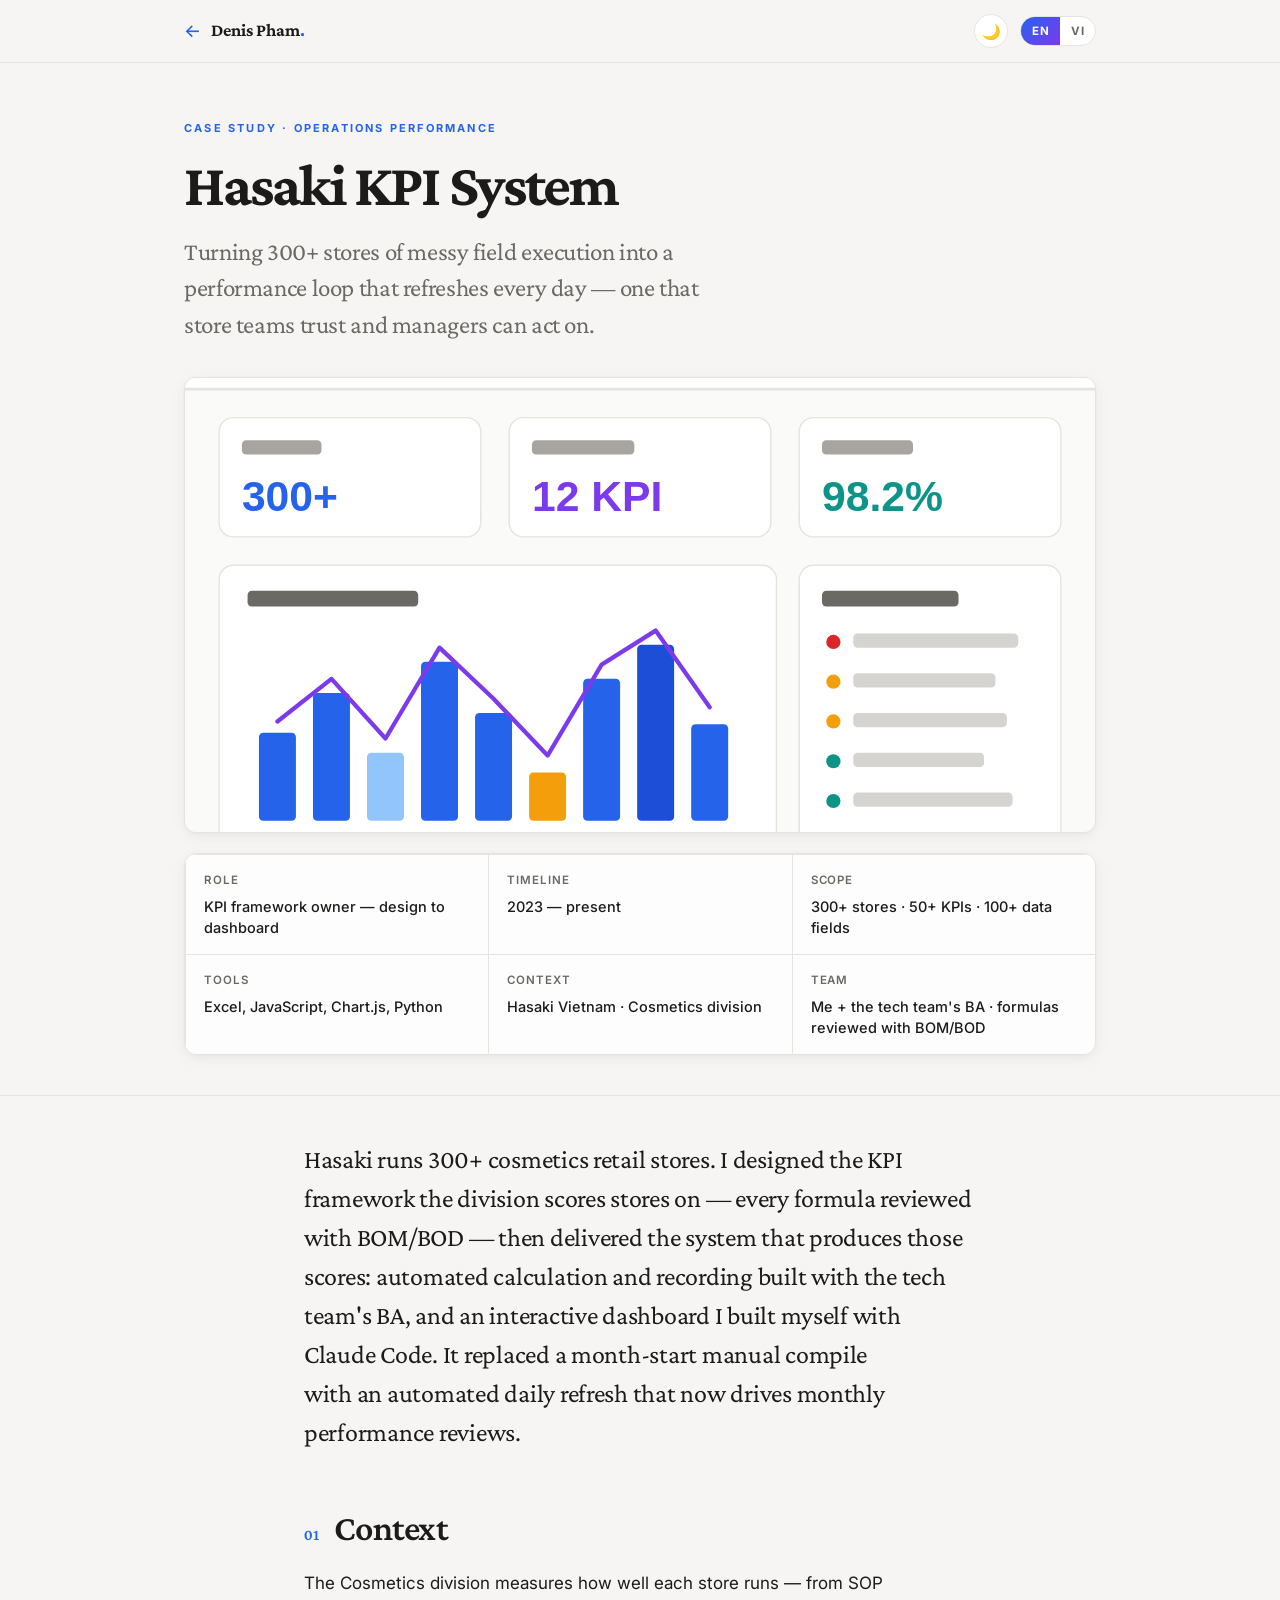
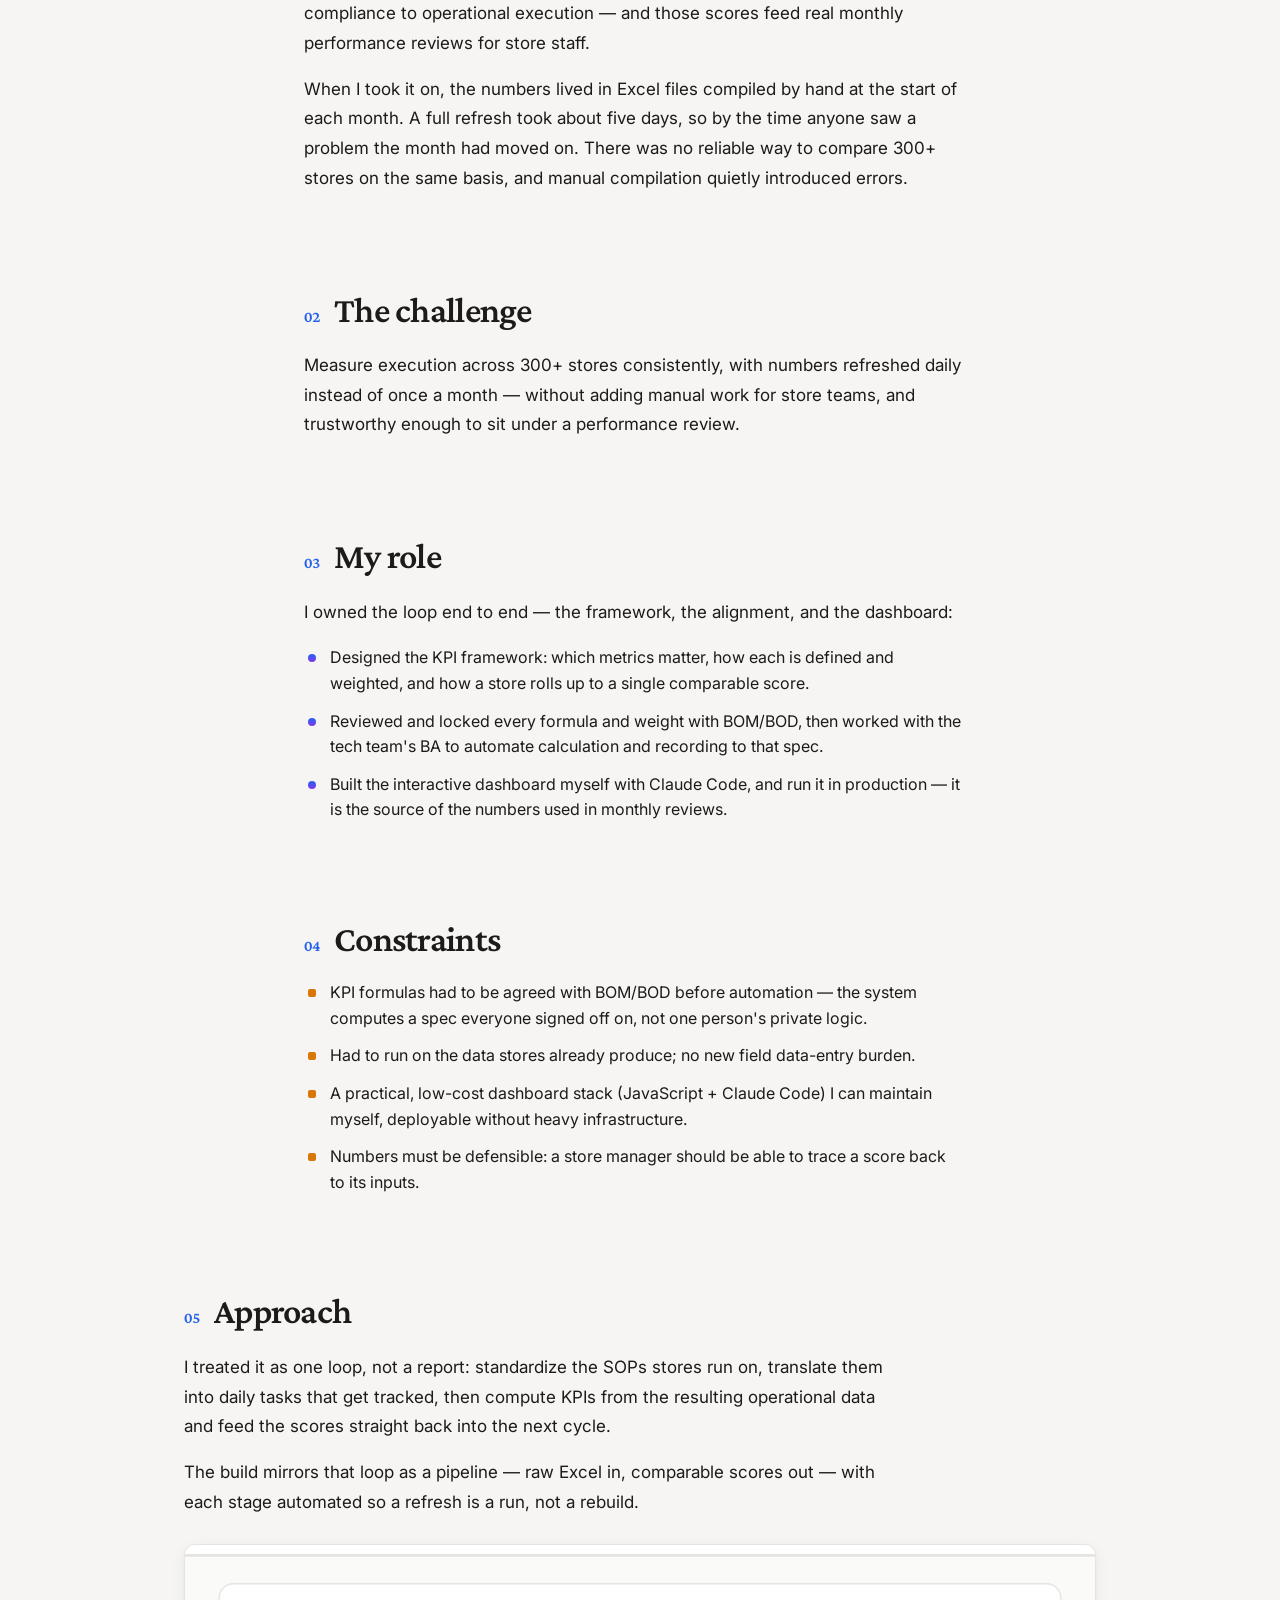
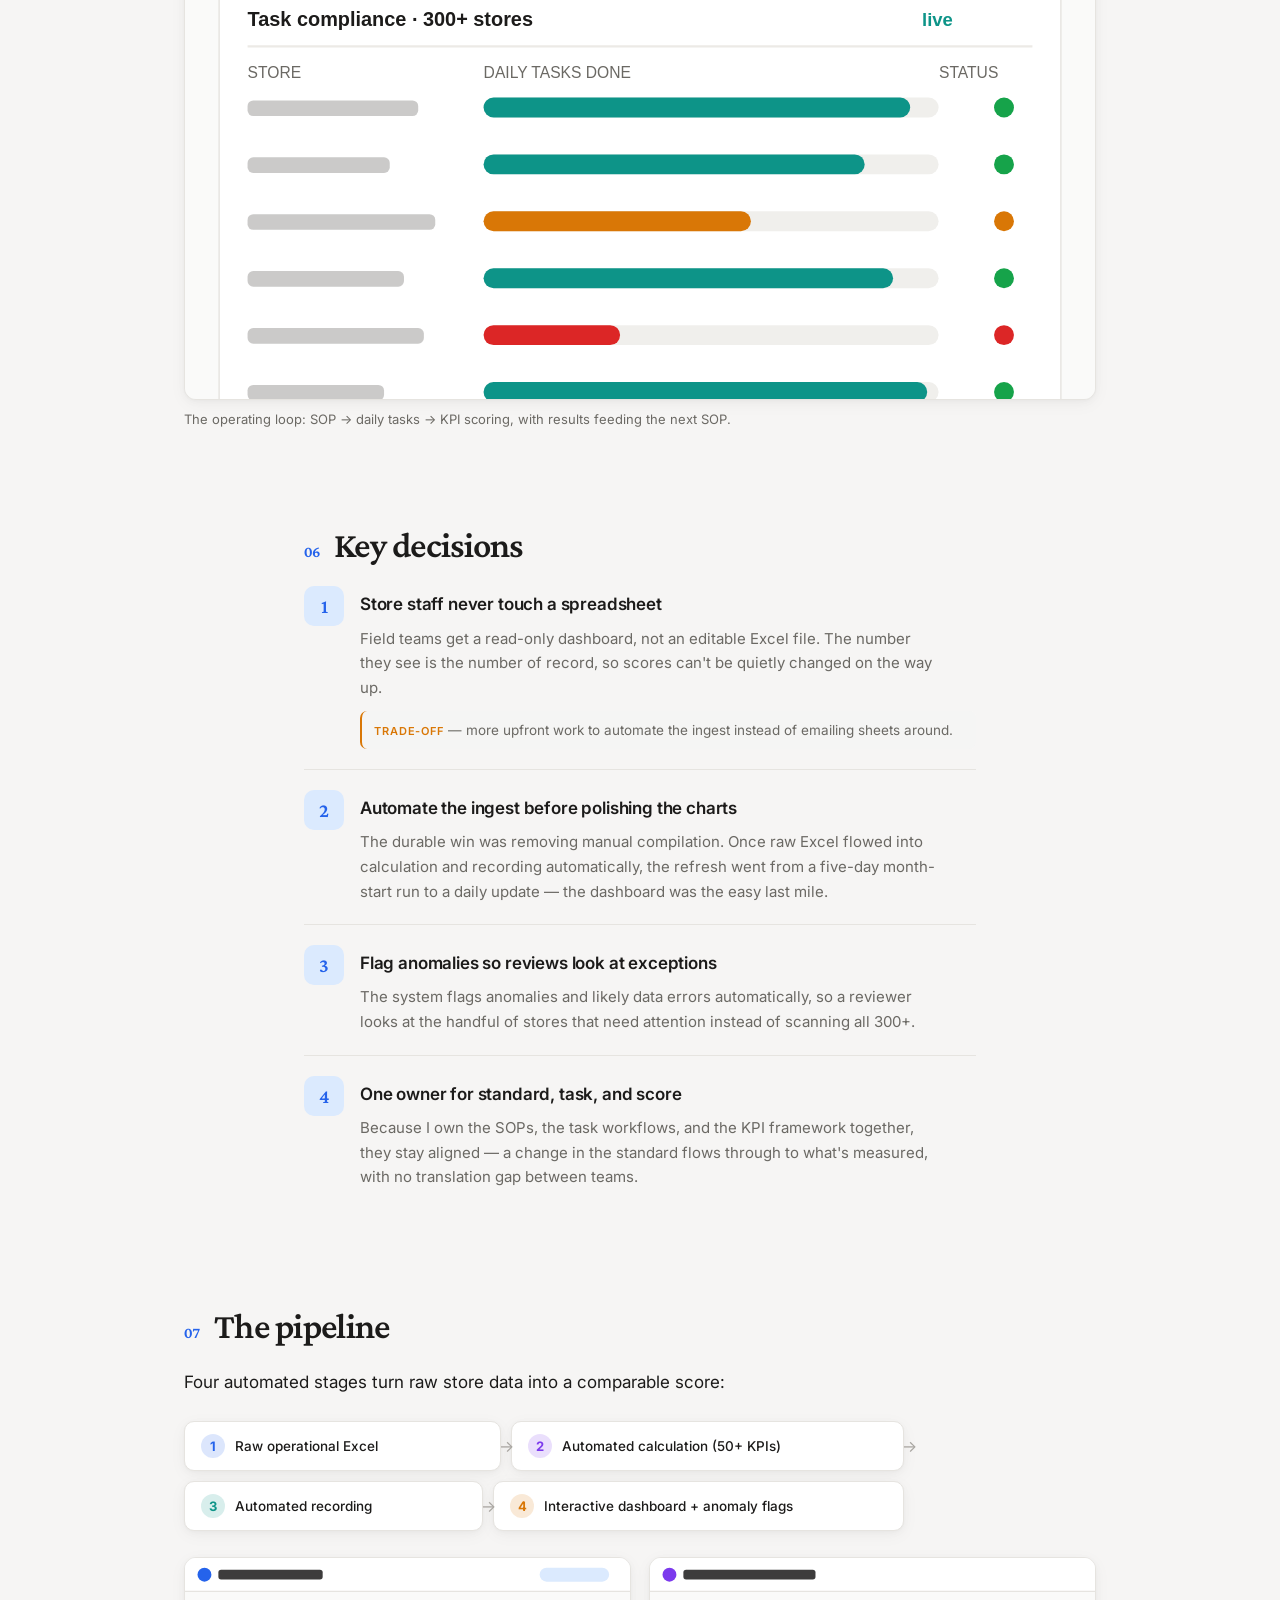
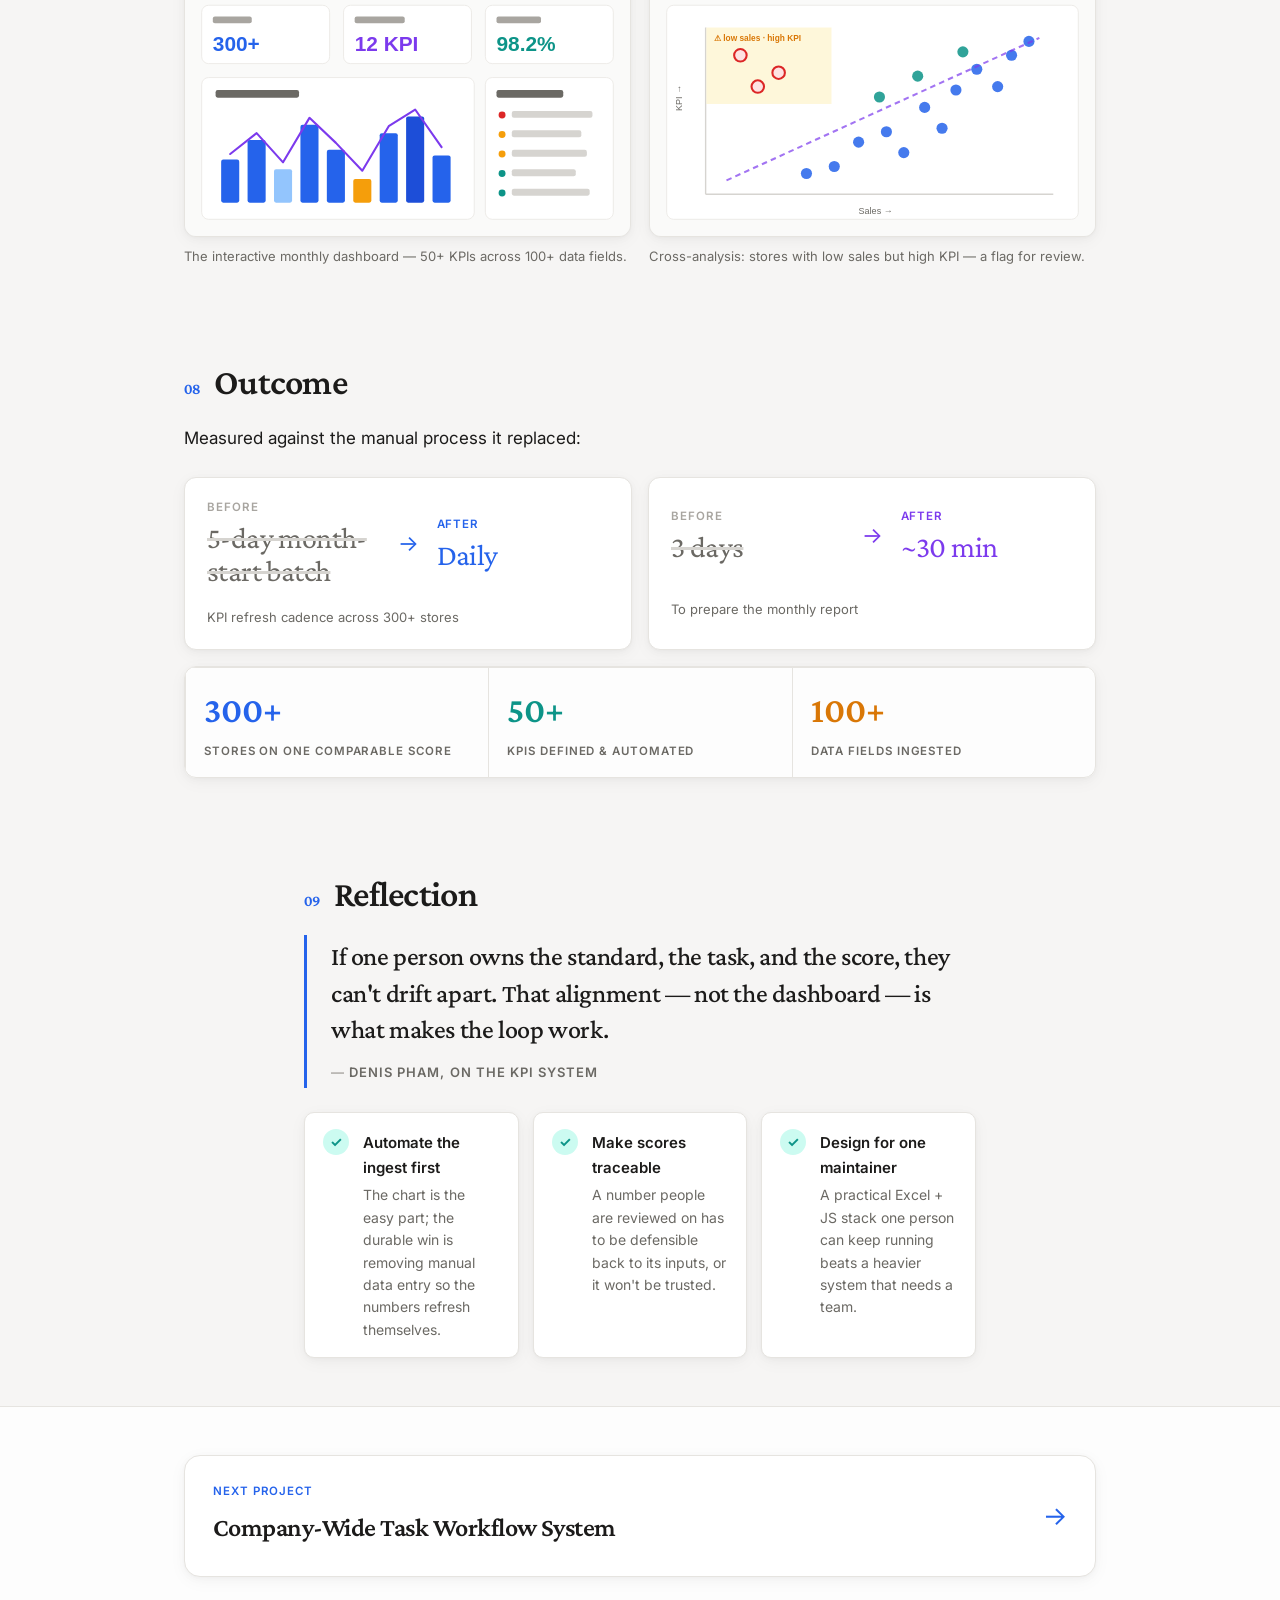
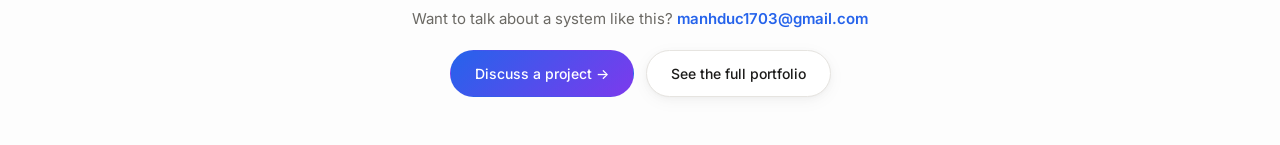
<file: case-study.html>
<!doctype html>
<html lang="en">
<head>
  <meta charset="utf-8" />
  <meta name="viewport" content="width=device-width, initial-scale=1" />
  <!-- Apply saved theme before paint (same pattern as index.html: ?theme > saved > OS) -->
  <script>
    (function () {
      var qs = new URLSearchParams(location.search).get('theme');
      var saved = (qs === 'dark' || qs === 'light') ? qs : localStorage.getItem('theme');
      var dark = saved ? saved === 'dark'
        : window.matchMedia && window.matchMedia('(prefers-color-scheme: dark)').matches;
      if (dark) document.documentElement.setAttribute('data-theme', 'dark');
    })();
  </script>
  <title>Case study — Denis Pham</title>
  <meta name="description" content="Case study: how the Hasaki KPI System turned 300+ stores of field execution into a daily-refresh performance loop.">
  <meta property="og:title" content="Case study: Hasaki KPI System — Denis Pham">
  <meta property="og:description" content="How the Hasaki KPI System turned 300+ stores of field execution into a daily-refresh performance loop.">
  <meta property="og:type" content="article">
  <meta property="og:url" content="https://denis-pham.github.io/Denis-portfolio/case-study.html">
  <meta property="og:image" content="https://denis-pham.github.io/Denis-portfolio/og-image.png">
  <meta property="og:image:width" content="1200">
  <meta property="og:image:height" content="630">
  <meta name="twitter:card" content="summary_large_image">
  <link rel="icon" type="image/svg+xml" href="favicon.svg">
  <meta name="theme-color" content="#2563eb">
  <link rel="preconnect" href="https://fonts.googleapis.com">
  <link rel="preconnect" href="https://fonts.gstatic.com" crossorigin>
  <link href="https://fonts.googleapis.com/css2?family=Inter:wght@400;500;600;700&family=Crimson+Pro:wght@600;700&display=swap" rel="stylesheet">
  <style>
    /* ===== Theme tokens — COPY of index.html's :root (keep the two in sync) ===== */
    :root {
      --bg: #f6f5f4;
      --surface: #ffffff;
      --surface-2: #f5f5f4;
      --shadow-1: rgba(0,0,0,0.01) 0 0.2px 1px, rgba(0,0,0,0.02) 0 0.8px 3px, rgba(0,0,0,0.027) 0 2px 8px, rgba(0,0,0,0.04) 0 4px 18px;
      --shadow-2: rgba(0,0,0,0.02) 0 1px 2px, rgba(0,0,0,0.03) 0 4px 8px, rgba(0,0,0,0.04) 0 10px 24px, rgba(0,0,0,0.05) 0 23px 52px;
      --fg: #1c1b1a;
      --muted: #6b6964;
      --soft: #a8a5a0;
      --border: #e6e4e0;
      --border-strong: #d6d4d0;
      --accent: #2563eb;
      --accent-soft: #dbeafe;
      --accent-dark: #1d4ed8;
      --accent-2: #7c3aed;
      --accent-2-soft: #ede9fe;
      --accent-2-dark: #6d28d9;
      --accent-3: #0d9488;
      --accent-3-soft: #ccfbf1;
      --accent-4: #d97706;
      --accent-4-soft: #fef3c7;
      --surface-glass: rgba(255, 255, 255, 0.84);
      --bg-glass: rgba(246, 245, 244, 0.62);
      --nav-bg: rgba(246, 245, 244, 0.85);
      --hero-top: rgba(255, 255, 255, 0.7);
      --grad-a: #2563eb; --grad-b: #7c3aed;
      --grad-a-strong: #1d4ed8; --grad-b-strong: #6d28d9;
      --cta-glow: 0 0 0 rgba(0,0,0,0);
      --pill-glow: 0 2px 10px rgba(99, 70, 235, 0.25);
      --num-glow: none;
      --dot-idle: #c8c5bf;
      --track-kicker: 0.2em;
      --track-label: 0.08em;
      --font-display: 'Crimson Pro', Georgia, serif;
      --font-body: 'Inter', -apple-system, system-ui, sans-serif;
      --radius-sm: 7px; --radius-md: 10px; --radius-lg: 12px;
      --radius-xl: 16px; --radius-2xl: 20px; --radius-pill: 999px;
      --ease-signature: cubic-bezier(0.22, 1, 0.36, 1);
      --text-kicker: 11px;
      --text-label: 11.5px;
    }
    :root[data-theme="dark"] {
      --bg: #1a1a18;
      --surface: #242321;
      --surface-2: #2c2b28;
      --shadow-1: rgba(0,0,0,0.20) 0 0.2px 1px, rgba(0,0,0,0.24) 0 0.8px 3px, rgba(0,0,0,0.30) 0 2px 8px, rgba(0,0,0,0.36) 0 4px 18px;
      --shadow-2: rgba(0,0,0,0.30) 0 1px 2px, rgba(0,0,0,0.36) 0 4px 8px, rgba(0,0,0,0.44) 0 10px 24px, rgba(0,0,0,0.55) 0 23px 52px;
      --fg: #ededeb;
      --muted: #a4a09a;
      --soft: #6f6c66;
      --border: #36342f;
      --border-strong: #4a4742;
      --accent: #60a5fa;
      --accent-soft: rgba(96, 165, 250, 0.16);
      --accent-dark: #3b82f6;
      --accent-2: #a78bfa;
      --accent-2-soft: rgba(167, 139, 250, 0.16);
      --accent-2-dark: #8b5cf6;
      --accent-3: #2dd4bf;
      --accent-3-soft: rgba(45, 212, 191, 0.16);
      --accent-4: #fbbf24;
      --accent-4-soft: rgba(251, 191, 36, 0.16);
      --surface-glass: rgba(36, 35, 33, 0.84);
      --bg-glass: rgba(26, 26, 24, 0.62);
      --nav-bg: rgba(26, 26, 24, 0.85);
      --hero-top: rgba(255, 255, 255, 0.03);
      --grad-a: #2563eb; --grad-b: #7c3aed;
      --grad-a-strong: #3b82f6; --grad-b-strong: #8b5cf6;
      --cta-glow: 0 0 18px rgba(59, 130, 246, 0.30), 0 0 40px rgba(139, 92, 246, 0.15);
      --pill-glow: 0 2px 10px rgba(0, 0, 0, 0.45), 0 0 16px rgba(96, 165, 250, 0.40);
      --num-glow: 0 0 18px color-mix(in srgb, currentColor 45%, transparent);
      --dot-idle: #4a4742;
    }

    /* ===== Base ===== */
    * { box-sizing: border-box; }
    html { scroll-behavior: smooth; }
    body {
      margin: 0; background: var(--bg); color: var(--fg);
      font: 16px/1.65 var(--font-body);
      overflow-x: hidden;
    }
    img { max-width: 100%; }
    a { color: var(--accent); text-decoration: none; }
    a:hover { color: var(--accent-dark); }
    .dot { color: var(--accent); }
    :is(a, button):focus-visible { outline: 2px solid var(--accent); outline-offset: 3px; border-radius: 4px; }

    /* Pill buttons (subset of index.html) */
    .btn {
      font: inherit; cursor: pointer;
      padding: 11px 24px; border-radius: var(--radius-pill);
      font-weight: 500; font-size: 14px;
      transition: all 0.2s ease;
      display: inline-flex; align-items: center; gap: 8px;
      text-decoration: none;
    }
    .btn:active { transform: translateY(0) scale(0.97); transition-duration: 60ms; }
    .btn:focus-visible { outline-offset: 2px; border-radius: var(--radius-pill); }
    .btn-primary {
      background: linear-gradient(135deg, var(--grad-a), var(--grad-b)); color: #fff; border: 1px solid transparent;
      position: relative; isolation: isolate; overflow: hidden;
      box-shadow: var(--cta-glow);
    }
    .btn-primary::before {
      content: ''; position: absolute; inset: 0; z-index: -1; border-radius: inherit;
      background: linear-gradient(135deg, var(--grad-a-strong), var(--grad-b-strong));
      opacity: 0; transition: opacity 350ms var(--ease-signature);
    }
    .btn-primary:hover::before { opacity: 1; }
    .btn-primary:hover { color: #fff; transform: translateY(-1px); box-shadow: var(--shadow-2), var(--cta-glow); }
    .btn-secondary {
      background: var(--surface); color: var(--fg);
      border: 1px solid var(--border); box-shadow: var(--shadow-1);
    }
    .btn-secondary:hover { border-color: var(--accent); color: var(--accent); }

    /* Theme + language toggles (same look as index.html) */
    .theme-toggle {
      width: 34px; height: 34px; padding: 0;
      display: inline-flex; align-items: center; justify-content: center;
      border: 1px solid var(--border); border-radius: var(--radius-pill);
      background: var(--surface); color: var(--muted);
      font-size: 15px; line-height: 1; cursor: pointer;
      transition: color 0.2s, border-color 0.2s, transform 0.2s;
    }
    .theme-toggle:hover { color: var(--accent); border-color: var(--accent); transform: translateY(-1px); }
    .lang-toggle {
      display: inline-flex;
      border: 1px solid var(--border); border-radius: var(--radius-pill);
      overflow: hidden; background: var(--surface);
    }
    .lang-toggle button {
      border: 0; background: none; cursor: pointer;
      padding: 5px 11px; font: inherit;
      font-size: 11.5px; font-weight: 700; letter-spacing: 0.5px;
      color: var(--muted);
    }
    .lang-toggle button.active {
      background: linear-gradient(135deg, var(--grad-a), var(--grad-b));
      color: #fff;
    }

    /* ===== Reading columns ===== */
    .cs-col { max-width: 720px; margin: 0 auto; padding: 0 24px; }
    .cs-col--wide { max-width: 960px; }
    .cs-col-inner { max-width: 720px; }

    /* ===== Top bar ===== */
    .cs-topbar {
      position: sticky; top: 0; z-index: 100;
      background: var(--nav-bg); backdrop-filter: blur(12px);
      border-bottom: 1px solid var(--border);
    }
    .cs-topbar-inner {
      max-width: 960px; margin: 0 auto; padding: 14px 24px;
      display: flex; align-items: center; justify-content: space-between; gap: 16px;
    }
    .cs-back { display: inline-flex; align-items: center; gap: 10px; color: var(--fg); font-weight: 500; }
    .cs-back:hover { color: var(--fg); }
    .cs-back-arrow { color: var(--accent); font-size: 18px; transition: transform 0.35s var(--ease-signature); }
    .cs-back:hover .cs-back-arrow { transform: translateX(-3px); }
    .cs-back-name { font-family: var(--font-display); font-weight: 700; font-size: 18px; }
    .cs-topbar-tools { display: flex; align-items: center; gap: 12px; }

    /* ===== Hero ===== */
    .cs-hero { padding: 56px 0 40px; border-bottom: 1px solid var(--border); }
    .cs-eyebrow {
      font-size: var(--text-kicker); letter-spacing: var(--track-kicker); text-transform: uppercase;
      color: var(--accent); font-weight: 700; margin: 0 0 16px;
    }
    .cs-title {
      font-family: var(--font-display); font-weight: 700;
      font-size: clamp(38px, 6vw, 60px); line-height: 1.05; letter-spacing: -0.035em;
      margin: 0 0 18px; text-wrap: balance;
    }
    .cs-subtitle {
      font-family: var(--font-display); font-size: clamp(19px, 2.4vw, 25px); line-height: 1.45;
      letter-spacing: -0.015em; color: var(--muted); margin: 0; max-width: 40ch; text-wrap: pretty;
    }
    .cs-hero .cs-col--wide + .cs-col--wide { margin-top: 34px; }
    .cs-meta { margin-top: 20px; }

    /* ===== Sections ===== */
    .cs-section { padding: 48px 0; }
    .cs-summary { padding-top: 44px; padding-bottom: 8px; }
    .cs-lede {
      font-family: var(--font-display); font-size: clamp(20px, 2.4vw, 26px); line-height: 1.5;
      letter-spacing: -0.01em; color: var(--fg); margin: 0; text-wrap: pretty;
    }
    .cs-sec-head { display: flex; align-items: baseline; gap: 14px; margin: 0 0 20px; }
    .cs-sec-num {
      font-family: var(--font-display); font-weight: 600; font-size: 16px;
      color: var(--accent); font-variant-numeric: tabular-nums; flex: none; padding-top: 2px;
    }
    .cs-sec-title {
      font-family: var(--font-display); font-weight: 600; font-size: clamp(26px, 3.4vw, 36px);
      letter-spacing: -0.02em; line-height: 1.15; margin: 0; text-wrap: balance;
    }
    .cs-para { font-size: 17px; line-height: 1.75; color: var(--fg); margin: 0 0 16px; max-width: 68ch; }
    .cs-para:last-child { margin-bottom: 0; }

    /* ===== Lists ===== */
    .cs-list { list-style: none; padding: 0; margin: 18px 0 0; display: flex; flex-direction: column; gap: 12px; }
    .cs-list li { position: relative; padding-left: 26px; font-size: 16px; line-height: 1.6; color: var(--fg); max-width: 66ch; }
    .cs-list li::before {
      content: ''; position: absolute; left: 4px; top: 9px; width: 8px; height: 8px; border-radius: var(--radius-pill);
      background: linear-gradient(180deg, var(--grad-a), var(--grad-b));
    }
    .cs-list--constraints li::before { background: var(--accent-4); border-radius: 2px; }

    /* ===== Figures / grids ===== */
    .cs-decisions { margin-top: 6px; }
    .cs-figs { display: grid; grid-template-columns: 1fr 1fr; gap: 18px; margin-top: 26px; }
    .cs-beforeafters { display: grid; grid-template-columns: 1fr 1fr; gap: 16px; margin-top: 24px; }
    .cs-metrics { margin-top: 16px; }
    .cs-lessons { display: grid; grid-template-columns: repeat(3, 1fr); gap: 14px; margin-top: 24px; }

    /* ===== Pipeline stepper ===== */
    .cs-pipeline { list-style: none; display: flex; flex-wrap: wrap; align-items: stretch; gap: 10px; padding: 0; margin: 24px 0 0; }
    .cs-pipe-step {
      position: relative; display: flex; align-items: center; gap: 10px;
      background: var(--surface); border: 1px solid var(--border); border-radius: var(--radius-md);
      padding: 12px 16px; box-shadow: var(--shadow-1); flex: 1 1 auto; min-width: 0;
    }
    .cs-pipe-num {
      flex: none; width: 24px; height: 24px; border-radius: var(--radius-pill);
      display: flex; align-items: center; justify-content: center;
      background: color-mix(in srgb, var(--pipe) 16%, transparent); color: var(--pipe);
      font-weight: 700; font-size: 13px;
    }
    .cs-pipe-label { font-size: 13.5px; font-weight: 500; color: var(--fg); }
    .cs-pipe-arrow { position: absolute; right: -14px; top: 50%; transform: translateY(-50%); color: var(--soft); font-size: 16px; z-index: 1; }

    /* ===== Case-study meta grid ===== */
    .dp-csmeta {
      display: grid; gap: 0;
      background: var(--surface-glass);
      border: 1px solid var(--border); border-radius: var(--radius-lg);
      box-shadow: var(--shadow-1); overflow: hidden;
      margin: 0;
    }
    .dp-csmeta__cell { padding: 16px 18px; border-left: 1px solid var(--border); border-top: 1px solid var(--border); }
    .dp-csmeta__label {
      font-size: var(--text-label); letter-spacing: var(--track-label); text-transform: uppercase;
      color: var(--muted); font-weight: 600; margin: 0 0 6px;
    }
    .dp-csmeta__value { font-size: 14.5px; color: var(--fg); font-weight: 500; line-height: 1.45; margin: 0; }
    .dp-csmeta__value .pending { color: var(--soft); font-style: italic; font-weight: 400; }

    /* ===== Figure (framed image; dashed empty state when src missing) ===== */
    .dp-figure { margin: 0; }
    .dp-figure__frame {
      position: relative; overflow: hidden;
      background: var(--surface-2);
      border: 1px solid var(--border); border-radius: var(--radius-lg);
      box-shadow: var(--shadow-1);
    }
    .dp-figure__frame img { display: block; width: 100%; height: 100%; object-fit: cover; }
    .dp-figure__empty {
      display: flex; flex-direction: column; align-items: center; justify-content: center;
      gap: 8px; text-align: center; padding: 24px;
      border: 1px dashed var(--border-strong); border-radius: var(--radius-lg);
      background: repeating-linear-gradient(135deg, var(--surface-2) 0 10px, transparent 10px 20px);
      color: var(--soft);
    }
    .dp-figure__empty-glyph { font-size: 22px; opacity: 0.7; }
    .dp-figure__empty-label { font-size: 13px; font-weight: 500; color: var(--muted); }
    .dp-figure__caption { margin-top: 10px; font-size: 13px; line-height: 1.5; color: var(--muted); }

    /* ===== Before → After ===== */
    .dp-ba {
      display: grid; grid-template-columns: 1fr auto 1fr; align-items: center; gap: 18px;
      background: var(--surface); border: 1px solid var(--border);
      border-radius: var(--radius-lg); padding: 20px 22px; box-shadow: var(--shadow-1);
    }
    .dp-ba__side { display: flex; flex-direction: column; gap: 4px; min-width: 0; }
    .dp-ba__tag { font-size: var(--text-label); letter-spacing: var(--track-label); text-transform: uppercase; font-weight: 600; }
    .dp-ba__tag--before { color: var(--soft); }
    .dp-ba__tag--after { color: var(--ba-accent, var(--accent)); }
    .dp-ba__val { font-family: var(--font-display); font-size: clamp(22px, 2.6vw, 30px); line-height: 1.1; letter-spacing: -0.02em; }
    .dp-ba__val--before { color: var(--muted); text-decoration: line-through; text-decoration-color: var(--border-strong); }
    .dp-ba__val--after { color: var(--fg); }
    .dp-ba__val--after b { color: var(--ba-accent, var(--accent)); font-weight: inherit; text-shadow: var(--num-glow); }
    .dp-ba__arrow { color: var(--ba-accent, var(--accent)); font-size: 22px; line-height: 1; }
    .dp-ba__note { grid-column: 1 / -1; font-size: 13px; color: var(--muted); margin: 2px 0 0; }
    @media (max-width: 520px) {
      .dp-ba { grid-template-columns: 1fr; text-align: left; }
      .dp-ba__arrow { transform: rotate(90deg); justify-self: start; }
    }

    /* ===== Design decision ===== */
    .dp-decision { display: grid; grid-template-columns: auto 1fr; gap: 16px; padding: 20px 0; border-top: 1px solid var(--border); }
    .dp-decision:first-child { border-top: none; padding-top: 0; }
    .dp-decision__num {
      font-family: var(--font-display); font-weight: 600; font-size: 20px; line-height: 1;
      color: var(--accent); width: 40px; height: 40px; border-radius: var(--radius-md);
      display: flex; align-items: center; justify-content: center;
      background: var(--accent-soft); flex: none;
    }
    .dp-decision__title { font-size: 17px; font-weight: 600; color: var(--fg); margin: 4px 0 8px; letter-spacing: -0.01em; font-family: var(--font-body); }
    .dp-decision__why { color: var(--muted); font-size: 15px; line-height: 1.65; margin: 0; max-width: 64ch; }
    .dp-decision__tradeoff {
      margin-top: 10px; font-size: 13.5px; color: var(--muted);
      padding: 8px 12px; background: var(--surface-2); border-radius: var(--radius-sm);
      border-left: 2px solid var(--accent-4);
    }
    .dp-decision__tradeoff b { color: var(--accent-4); font-weight: 600; text-transform: uppercase; letter-spacing: var(--track-label); font-size: 11px; }

    /* ===== Pull quote / lessons ===== */
    .dp-quote { font-family: var(--font-display); margin: 0; padding: 4px 0 4px 24px; border-left: 3px solid var(--accent); }
    .dp-quote__text {
      font-size: clamp(20px, 2.4vw, 26px); line-height: 1.4;
      letter-spacing: -0.015em; color: var(--fg); font-weight: 500; text-wrap: pretty; margin: 0;
    }
    .dp-quote__cite {
      display: block; margin-top: 14px;
      font-family: var(--font-body); font-size: 13px; font-weight: 600;
      letter-spacing: var(--track-label); text-transform: uppercase; color: var(--muted); font-style: normal;
    }
    .dp-quote__cite::before { content: '— '; color: var(--soft); }
    .dp-lesson {
      display: grid; grid-template-columns: auto 1fr; gap: 14px; align-items: start;
      padding: 16px 18px; background: var(--surface); border: 1px solid var(--border);
      border-radius: var(--radius-md); box-shadow: var(--shadow-1);
    }
    .dp-lesson__mark {
      flex: none; width: 26px; height: 26px; border-radius: var(--radius-pill);
      display: flex; align-items: center; justify-content: center;
      background: var(--accent-3-soft); color: var(--accent-3);
      font-size: 14px; font-weight: 700;
    }
    .dp-lesson__title { font-size: 15px; font-weight: 600; color: var(--fg); margin: 2px 0 4px; }
    .dp-lesson__body { font-size: 14px; color: var(--muted); line-height: 1.6; margin: 0; }

    /* ===== Foot: next project + contact ===== */
    .cs-foot { border-top: 1px solid var(--border); background: var(--surface-glass); }
    .dp-nextproj {
      display: flex; align-items: center; justify-content: space-between; gap: 20px;
      padding: 26px 28px; color: var(--fg);
      background: var(--surface); border: 1px solid var(--border);
      border-radius: var(--radius-xl); box-shadow: var(--shadow-1);
      transition: transform 0.2s ease, border-color 0.2s ease, box-shadow 0.2s ease;
    }
    .dp-nextproj:hover { transform: translateY(-2px); border-color: var(--accent); box-shadow: var(--shadow-2); color: var(--fg); }
    .dp-nextproj__eyebrow { display: block; font-size: var(--text-label); letter-spacing: var(--track-label); text-transform: uppercase; color: var(--accent); font-weight: 600; margin: 0 0 6px; }
    .dp-nextproj__title { font-family: var(--font-display); font-weight: 600; font-size: clamp(20px, 2.4vw, 26px); letter-spacing: -0.02em; margin: 0; }
    .dp-nextproj__arrow { font-size: 26px; color: var(--accent); flex: none; transition: transform 0.35s var(--ease-signature); }
    .dp-nextproj:hover .dp-nextproj__arrow { transform: translateX(4px); }
    .cs-contact { margin-top: 30px; text-align: center; }
    .cs-contact-line { color: var(--muted); font-size: 15px; margin: 0 0 18px; }
    .cs-contact-line a { font-weight: 600; }
    .cs-contact-btns { display: flex; gap: 12px; justify-content: center; flex-wrap: wrap; }

    .cs-empty { min-height: 60vh; display: flex; align-items: center; justify-content: center; font-size: 18px; }

    /* ===== Responsive ===== */
    @media (max-width: 780px) {
      .cs-figs, .cs-beforeafters { grid-template-columns: 1fr; }
      .cs-lessons { grid-template-columns: 1fr; }
      .cs-pipe-arrow { display: none; }
      .dp-csmeta { grid-template-columns: 1fr 1fr !important; }
    }
    @media (max-width: 600px) {
      .cs-hero { padding: 36px 0 28px; }
      .cs-section { padding: 36px 0; }
      .cs-sec-head { gap: 10px; }
    }
    @media (prefers-reduced-motion: reduce) {
      html { scroll-behavior: auto; }
      .cs-back-arrow, .dp-nextproj, .dp-nextproj__arrow { transition: none; }
      *, *::before, *::after {
        transition-duration: 0.01ms !important;
        animation-duration: 0.01ms !important;
      }
    }
  </style>
</head>
<body>

  <!-- ===== TOP BAR ===== -->
  <header class="cs-topbar">
    <div class="cs-topbar-inner">
      <a class="cs-back" href="index.html">
        <span class="cs-back-arrow" aria-hidden="true">←</span>
        <span class="cs-back-name"><span id="cs-back-name">Denis Pham</span><span class="dot">.</span></span>
      </a>
      <div class="cs-topbar-tools">
        <button type="button" class="theme-toggle" aria-label="Toggle dark mode" title="Toggle dark mode"></button>
        <div class="lang-toggle" role="group" aria-label="Language">
          <button type="button" data-lang="en">EN</button>
          <button type="button" data-lang="vi">VI</button>
        </div>
      </div>
    </div>
  </header>

  <!-- Rendered by case-study.js from CASE_STUDIES[?id] -->
  <main id="cs-root"></main>

  <script src="case-study.js?v=20260716b"></script>
</body>
</html>
</file>
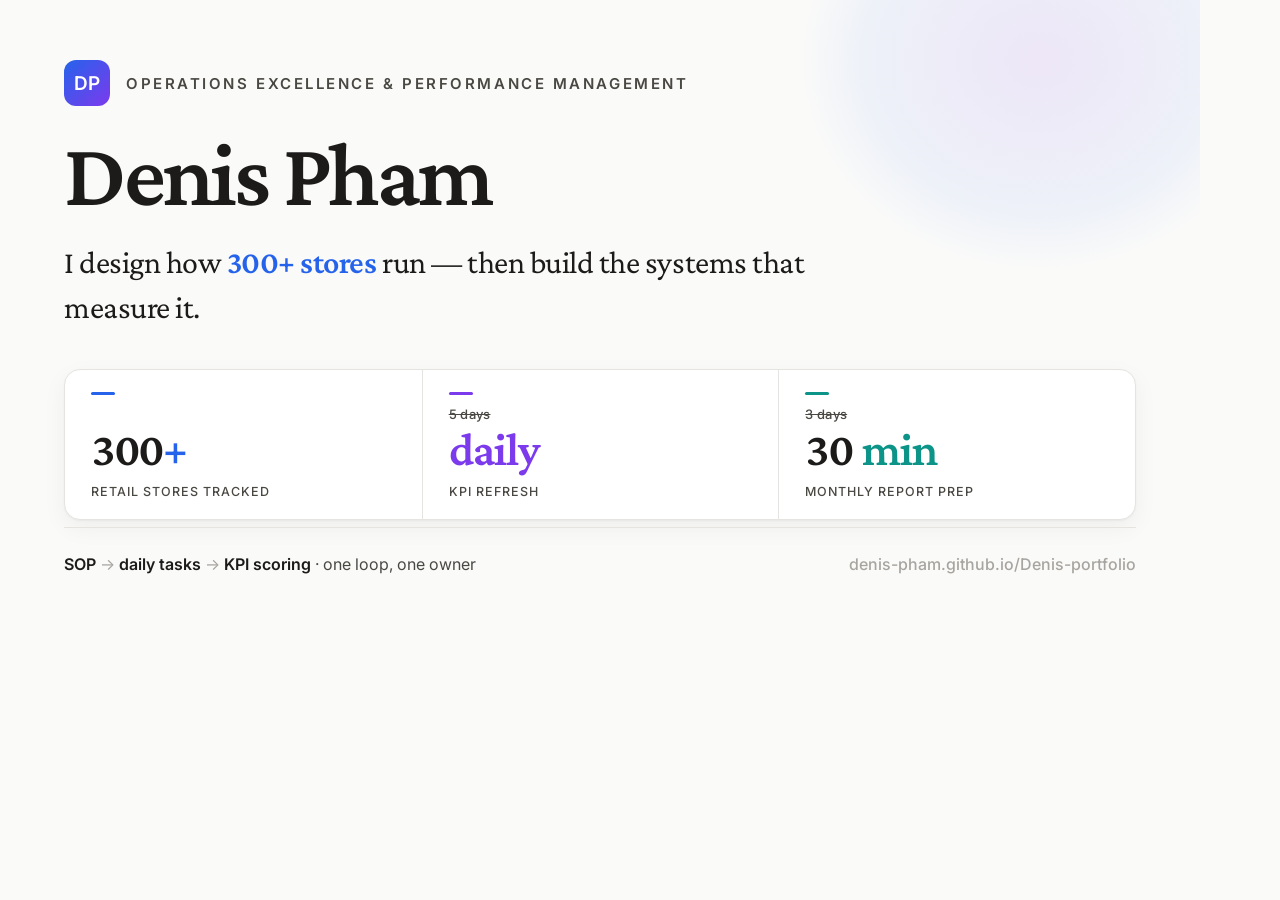
<file: og-image-src.html>
<!DOCTYPE html>
<!-- ============================================================
  OG-IMAGE SOURCE — renders the 1200x630 social-share card.
  This file is NOT linked from the site; it exists so any agent
  can regenerate og-image.png after a copy/brand change:

  chrome --headless=new --disable-gpu --hide-scrollbars ^
    --user-data-dir="%TEMP%\og-shot" --window-size=1200,630 ^
    --virtual-time-budget=12000 ^
    --screenshot="<repo>\og-image.png" "file:///G:/My%20Drive/Project%20X/Denis-portfolio/og-image-src.html"

  Design mirrors the hero: tokens + stat-panel signature copied from
  index.html :root (keep in sync if tokens change).
============================================================ -->
<html lang="en">
<head>
<meta charset="utf-8">
<title>og-image source — Denis Pham</title>
<link rel="preconnect" href="https://fonts.googleapis.com">
<link rel="preconnect" href="https://fonts.gstatic.com" crossorigin>
<link href="https://fonts.googleapis.com/css2?family=Crimson+Pro:wght@600&family=Inter:wght@400;500;600&display=swap" rel="stylesheet">
<style>
  :root {
    --bg: #fafaf9; --surface: #ffffff; --fg: #1c1b1a; --muted: #4a4843; --soft: #a8a5a0;
    --border: #e6e4e0; --accent: #2563eb; --accent-2: #7c3aed; --accent-3: #0d9488;
    --grad-a: #2563eb; --grad-b: #7c3aed;
  }
  * { margin: 0; padding: 0; box-sizing: border-box; }
  html, body { width: 1200px; height: 630px; overflow: hidden; }
  body {
    font-family: 'Inter', sans-serif; background: var(--bg); color: var(--fg);
    position: relative; padding: 60px 64px 56px;
    display: flex; flex-direction: column;
  }
  /* soft brand wash, top-right — decorative only */
  body::before {
    content: ''; position: absolute; top: -220px; right: -160px;
    width: 640px; height: 560px; border-radius: 50%;
    background: radial-gradient(closest-side, rgba(124, 58, 237, 0.10), rgba(37, 99, 235, 0.06) 55%, transparent 75%);
  }
  .kicker-row { display: flex; align-items: center; gap: 16px; margin-bottom: 22px; }
  .mark {
    width: 46px; height: 46px; border-radius: 12px; flex: none;
    background: linear-gradient(135deg, var(--grad-a), var(--grad-b));
    color: #fff; font-weight: 600; font-size: 19px; letter-spacing: 0.02em;
    display: flex; align-items: center; justify-content: center;
  }
  .kicker {
    font-size: 15px; font-weight: 600; letter-spacing: 0.17em;
    text-transform: uppercase; color: var(--muted);
  }
  h1 {
    font-family: 'Crimson Pro', Georgia, serif; font-weight: 600;
    font-size: 92px; line-height: 1.02; letter-spacing: -0.035em; margin-bottom: 18px;
  }
  .thesis {
    font-family: 'Crimson Pro', Georgia, serif;
    font-size: 32px; line-height: 1.4; letter-spacing: -0.015em;
    color: var(--fg); max-width: 24em; margin-bottom: 40px;
  }
  .thesis strong { color: var(--accent); font-weight: 600; }
  .stats {
    display: grid; grid-template-columns: repeat(3, 1fr); gap: 0;
    background: var(--surface); border: 1px solid var(--border); border-radius: 16px;
    box-shadow: 0 1px 2px rgba(28, 27, 26, 0.04), 0 8px 24px rgba(28, 27, 26, 0.05);
    overflow: hidden;
  }
  .stat { padding: 22px 26px 20px; border-left: 1px solid var(--border); }
  .stat:first-child { border-left: 0; }
  .tick { display: block; width: 24px; height: 3px; border-radius: 2px; background: var(--accent); margin-bottom: 11px; }
  .stat:nth-child(2) .tick { background: var(--accent-2); }
  .stat:nth-child(3) .tick { background: var(--accent-3); }
  .was {
    display: block; font-size: 13px; font-weight: 500; letter-spacing: 0.3px;
    color: var(--muted); text-decoration: line-through; margin-bottom: 2px; min-height: 16px;
  }
  .was--empty { text-decoration: none; } /* spacer only — a struck nbsp paints a stray dash */
  .value {
    font-family: 'Crimson Pro', Georgia, serif; font-weight: 600;
    font-size: 47px; line-height: 1.1; letter-spacing: -0.02em; white-space: nowrap;
    font-variant-numeric: lining-nums tabular-nums;
  }
  .stat:nth-child(1) .value .unit { color: var(--accent); }
  .stat:nth-child(2) .value .unit { color: var(--accent-2); }
  .stat:nth-child(3) .value .unit { color: var(--accent-3); }
  .label {
    font-size: 12.5px; letter-spacing: 0.08em; text-transform: uppercase;
    color: var(--muted); margin-top: 8px; font-weight: 500;
  }
  .foot {
    margin-top: auto; padding-top: 26px; border-top: 1px solid var(--border);
    display: flex; justify-content: space-between; align-items: baseline;
    font-size: 16px; color: var(--muted);
  }
  .foot .loop b { color: var(--fg); font-weight: 600; }
  .foot .loop .arrow { color: var(--soft); }
  .foot .url { color: var(--soft); font-weight: 500; }
</style>
</head>
<body>
  <div class="kicker-row">
    <span class="mark">DP</span>
    <span class="kicker">Operations Excellence &amp; Performance Management</span>
  </div>
  <h1>Denis Pham</h1>
  <p class="thesis">I design how <strong>300+ stores</strong> run — then build the systems that measure it.</p>
  <div class="stats">
    <div class="stat">
      <span class="tick"></span>
      <span class="was was--empty" aria-hidden="true">&nbsp;</span>
      <div class="value">300<span class="unit">+</span></div>
      <div class="label">Retail stores tracked</div>
    </div>
    <div class="stat">
      <span class="tick"></span>
      <span class="was">5 days</span>
      <div class="value"><span class="unit">daily</span></div>
      <div class="label">KPI refresh</div>
    </div>
    <div class="stat">
      <span class="tick"></span>
      <span class="was">3 days</span>
      <div class="value">30<span class="unit"> min</span></div>
      <div class="label">Monthly report prep</div>
    </div>
  </div>
  <div class="foot">
    <span class="loop"><b>SOP</b> <span class="arrow">→</span> <b>daily tasks</b> <span class="arrow">→</span> <b>KPI scoring</b> · one loop, one owner</span>
    <span class="url">denis-pham.github.io/Denis-portfolio</span>
  </div>
</body>
</html>
</file>
